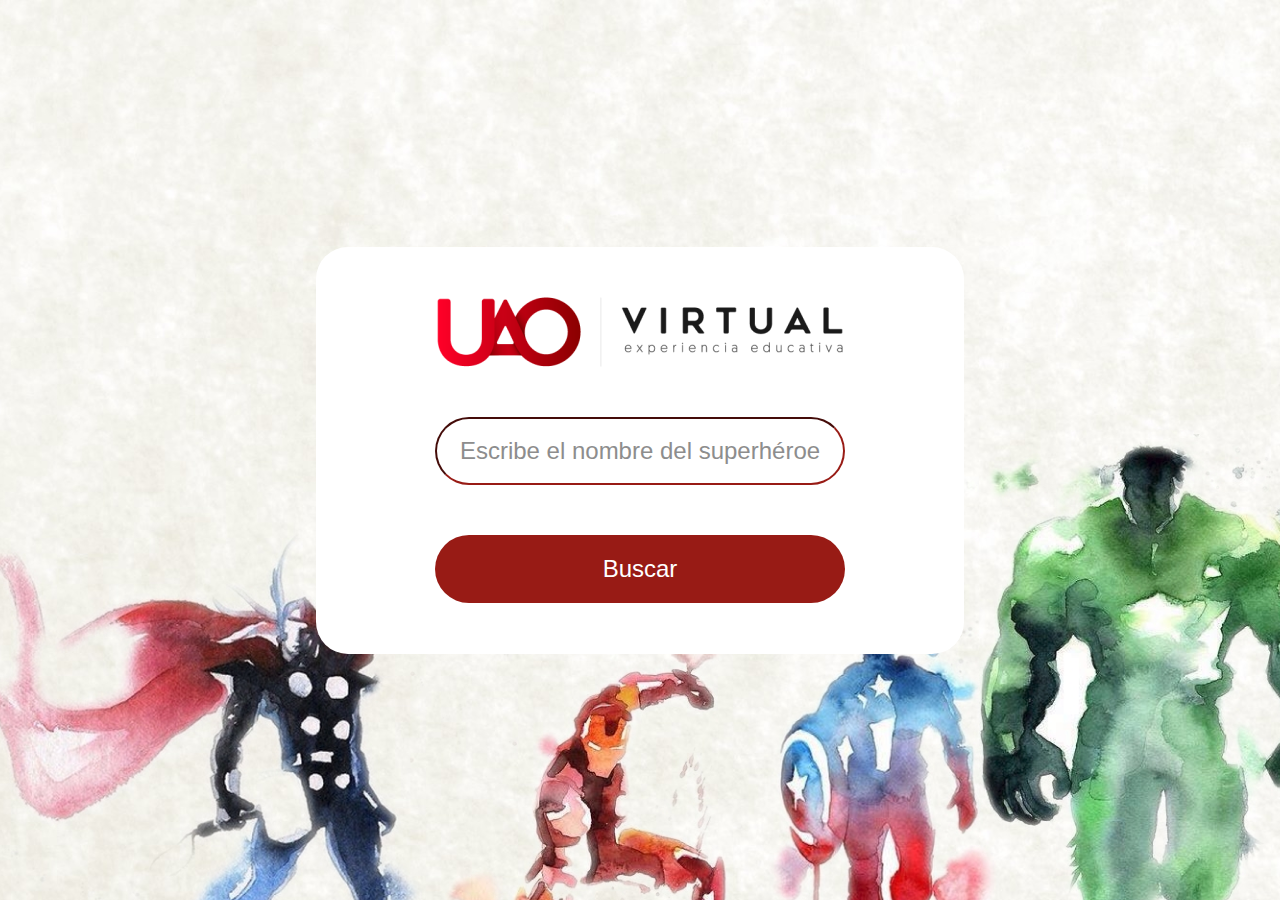
<file: index.html>
<!DOCTYPE html>
<html lang="en">
<head>
    <meta charset="UTF-8">
    <meta http-equiv="X-UA-Compatible" content="IE=edge">
    <meta name="viewport" content="width=device-width, initial-scale=1.0">
    <title>Buscador de superheroes</title>
    <link rel="stylesheet" href="css/style.css">
    <link rel="stylesheet" href="css/index.css">
</head>
<body>
    <!--Inicio sección principal -->
        <section class="contenedor-login">
            <img src="img/logouao.png" alt="logouao">
            <input type="text" placeholder="Escribe el nombre del superhéroe"> 
            <a href="seleccionarPersonaje.html"><button>Buscar</button></a> 
        </section>

</body>
</html>
</file>
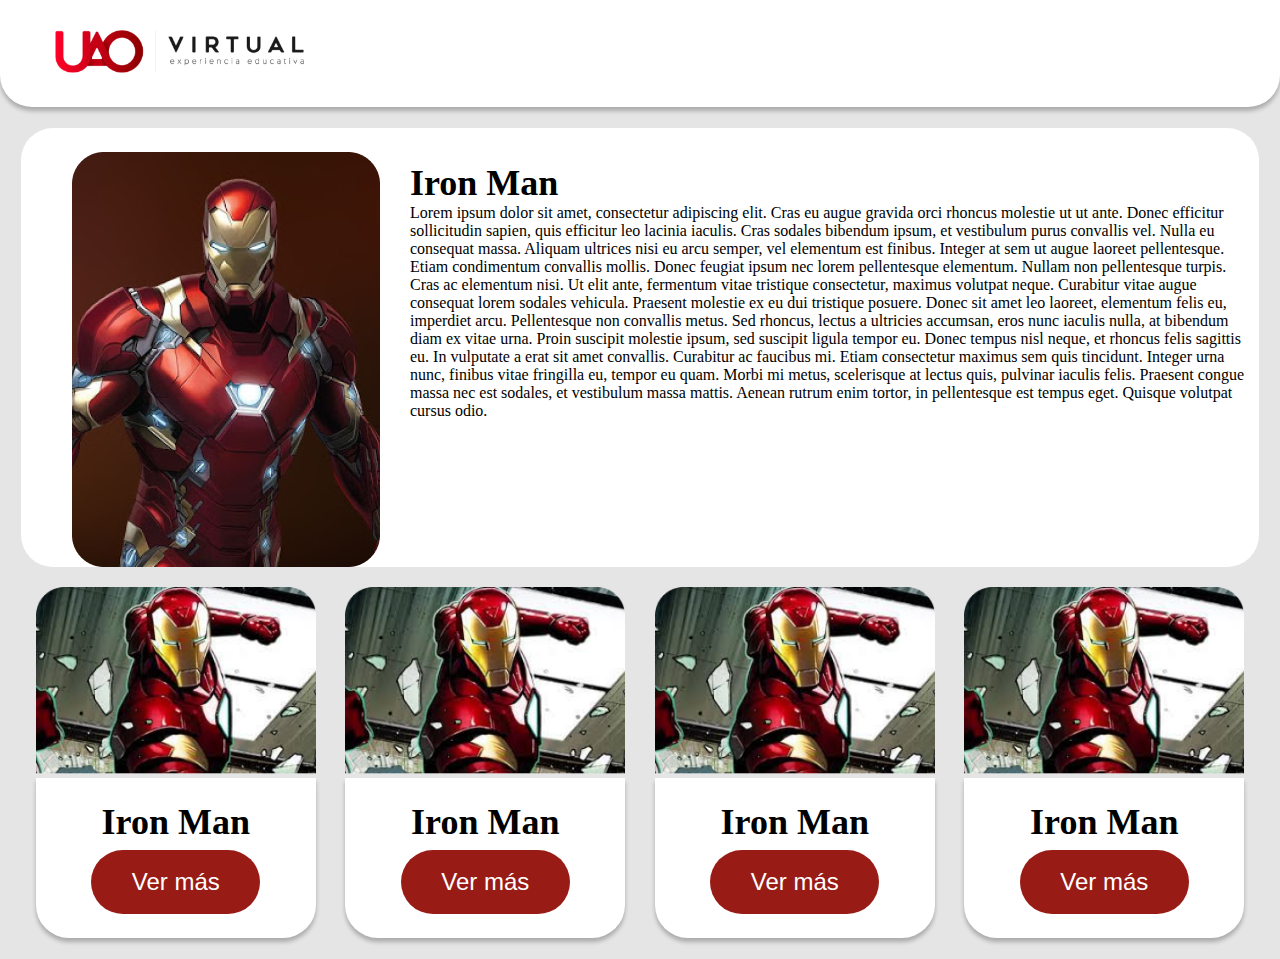
<file: ironman.html>
<!DOCTYPE html>
<html lang="en">

<head>
    <meta charset="UTF-8">
    <meta http-equiv="X-UA-Compatible" content="IE=edge">
    <meta name="viewport" content="width=device-width, initial-scale=1.0">
    <title>Document</title>
    <link rel="stylesheet" href="css/style.css">
    <link rel="stylesheet" href="css/ironman.css">

</head>

<body>
    <!--Inicio header -->
    <header>
        <a href="index.html"><img src="img/logouao.png" alt=""></a>
    </header>
    <!--Inicio main -->
    <main>
        <section class="section1">
            <img src="/img/descripcion.png" alt="">
            <div class="section1-text">
                <h2>Iron Man</h2>
                <p> Lorem ipsum dolor sit amet, consectetur adipiscing elit. Cras eu augue gravida orci rhoncus molestie
                    ut ut ante. Donec efficitur sollicitudin sapien, quis efficitur leo lacinia iaculis. Cras sodales
                    bibendum ipsum, et vestibulum purus convallis vel. Nulla eu consequat massa. Aliquam ultrices nisi
                    eu arcu semper, vel elementum est finibus. Integer at sem ut augue laoreet pellentesque. Etiam
                    condimentum convallis mollis. Donec feugiat ipsum nec lorem pellentesque elementum. Nullam non
                    pellentesque turpis. Cras ac elementum nisi. Ut elit ante, fermentum vitae tristique consectetur,
                    maximus volutpat neque. Curabitur vitae augue consequat lorem sodales vehicula. Praesent molestie ex
                    eu dui tristique posuere. Donec sit amet leo laoreet, elementum felis eu, imperdiet arcu.
                    Pellentesque non convallis metus. Sed rhoncus, lectus a ultricies accumsan, eros nunc iaculis nulla,
                    at bibendum diam ex vitae urna. Proin suscipit molestie ipsum, sed suscipit ligula tempor eu. Donec
                    tempus nisl neque, et rhoncus felis sagittis eu. In vulputate a erat sit amet convallis. Curabitur
                    ac faucibus mi. Etiam consectetur maximus sem quis tincidunt. Integer urna nunc, finibus vitae
                    fringilla eu, tempor eu quam. Morbi mi metus, scelerisque at lectus quis, pulvinar iaculis felis.
                    Praesent congue massa nec est sodales, et vestibulum massa mattis. Aenean rutrum enim tortor, in
                    pellentesque est tempus eget. Quisque volutpat cursus odio.</p>

            </div>
        </section>
        <!--Inicio sección cards -->
        <section class="cardss">
            <div class="card">
                <img src="img/cards.png" alt="">
                <div class="card-contenedor">
                    <h2>Iron Man</h2>
                    <a href="ironman.html"><button>Ver más</button></a>
                </div>
            </div>
            <div class="card">
                <img src="img/cards.png" alt="">
                <div class="card-contenedor">
                    <h2>Iron Man</h2>
                    <a href="ironman.html"><button>Ver más</button></a>
                </div>
            </div>
            <div class="card">
                <img src="img/cards.png" alt="">
                <div class="card-contenedor">
                    <h2>Iron Man</h2>
                    <a href="ironman.html"><button>Ver más</button></a>
                </div>
            </div>
            <div class="card">
                <img src="img/cards.png" alt="">
                <div class="card-contenedor">
                    <h2>Iron Man</h2>
                    <a href="ironman.html"><button>Ver más</button></a>
                </div>
            </div>
        </section>

    </main>
</body>

</html>
</file>
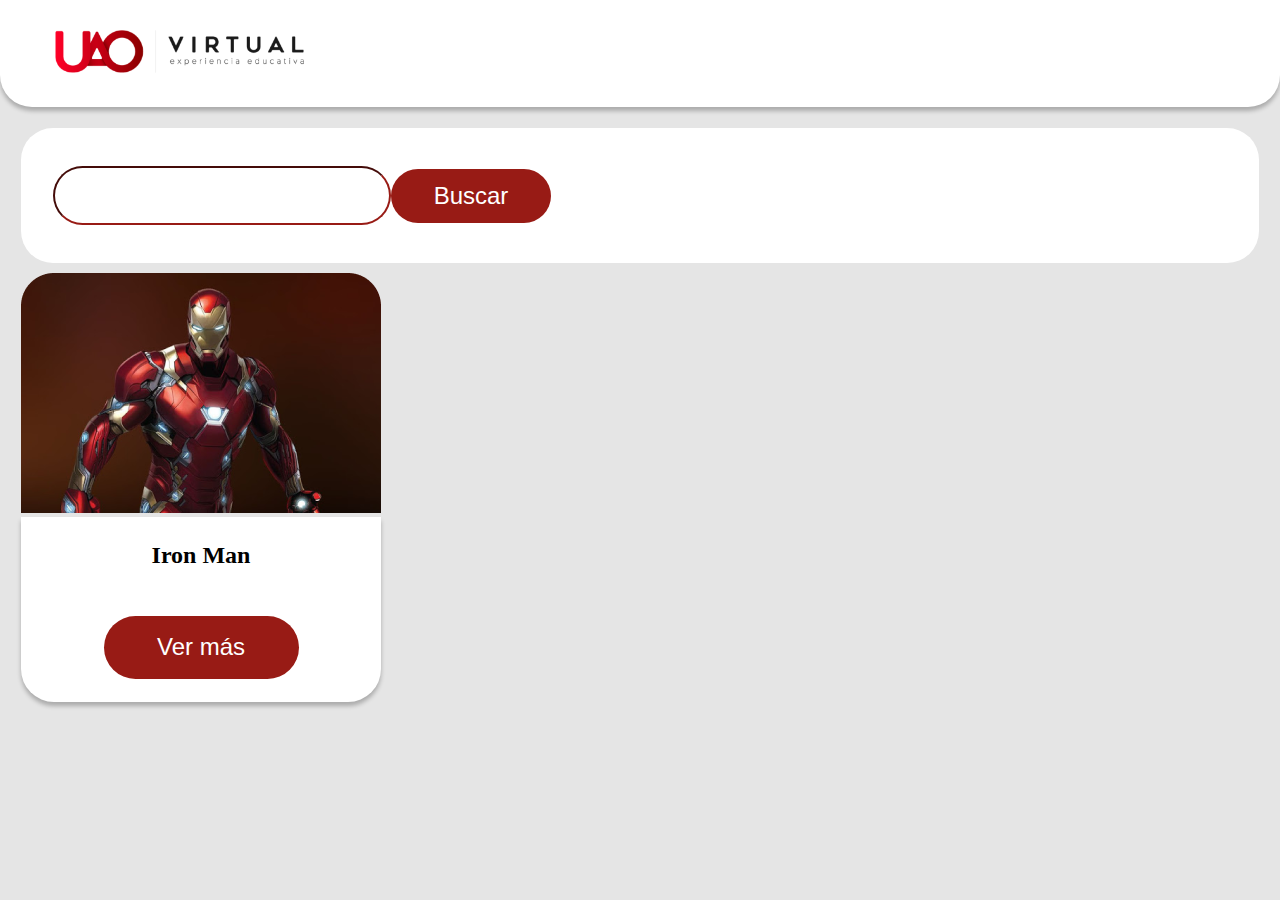
<file: seleccionarPersonaje.html>
<!DOCTYPE html>
<html lang="en">

<head>
    <meta charset="UTF-8">
    <meta http-equiv="X-UA-Compatible" content="IE=edge">
    <meta name="viewport" content="width=device-width, initial-scale=1.0">
    <title>Seleccionar Personaje</title>
    <link rel="stylesheet" href="css/style.css">
    <link rel="stylesheet" href="css/buscador.css">
</head>

<body>
    <!--Inicio header -->
    <header>
        <a href="index.html"><img src="img/logouao.png" alt=""></a>
    </header>
    <!--Inicio main -->
    <main>
        <section class="seccionBusqueda">
            <input type="text">
            <button>Buscar</button>
        </section>
        <!--Inicio sección cards -->
        <section class="seccionCards">
            <div class="card">
                <img src="img/card1toper.png" alt="">
                <div class="card-contenedor">
                    <h2>Iron Man</h2>
                    <a href="ironman.html"><button>Ver más</button></a>
                </div>
            </div>
        </section>
    </main>
</body>

</html>
</file>
<file: css/style.css>
/*ESTILOS GLOBALES*/

*{
    padding:0;
    margin:0;
    box-sizing: border-box;
}
:root{
    --rojo:#981B15;
}
html{
    font-family: roboto;
}
::-webkit-input-placeholder {
    text-align: center;
  }
  :-moz-placeholder {
    text-align: center;
  }
  input {
    text-align: center;
  }
</file>
<file: css/index.css>
body{
    background-image: url(../img/fondo.png);
    background-repeat: no-repeat;
    display:flex;
    justify-content: center;
    align-items: center;
    height: 100vh;
}


.contenedor-login{
    width: 648px;
    min-width: 300px;
    height: 407px;
    padding: 0 auto;
    background-color:white;
    display:flex;
    flex-direction: column;
    justify-content:space-evenly;
    align-items: center;
    border-radius: 32px;
}
::placeholder {
    color: #8D8D8D;
  }

.contenedor-login img{
    min-width:250px;
    height: 70px;
}
.contenedor-login input{
    height: 68px;
    width:410px;
    border-radius: 34px;
    border-color: var(--rojo);
    font-size: 24px;
    color: #8D8D8D;
}

.contenedor-login button{
    height: 68px;
    width:410px;
    border-radius: 34px;
    background-color: var(--rojo);
    color:white;
    border: none;
    font-size: 24px;
    cursor:pointer;
}
</file>
<file: css/ironman.css>
body{
    background-color: #E5E5E5;
}
/*header*/

header{
    width:100%;
    background-color:white;
    border-radius: 0px 0px 32px 32px;
    box-shadow: 0px 4px 4px rgba(0, 0, 0, 0.25);
    padding:30px 55px;
}
header img{
    width:249px; 
    height:43px;
}
main{
    padding:21px;
}
/*main*/

.section1{
    background-color:white;
    border-radius: 32px;
    padding-top: 24px;
    padding-left: 51px;
    display: flex;
}
div h2{
    font-weight: bold;
font-size: 36px;
line-height: 42px;
}
.section1-text{
    padding-top:10px;
    padding-left: 30px;
}
.cardss{
    margin-top: 20px;
    display: flex;
    justify-content: space-around;
    flex-wrap: wrap;

}
.card-contenedor{
    width: 280px;
    height: 160px;
    background-color:white;
    display: flex;
    flex-direction:column;
    align-items :center;
    justify-content: space-around;
    box-shadow: 0px 4px 4px rgba(0, 0, 0, 0.25);
    border-end-end-radius: 33px;
    border-end-start-radius: 33px;
    padding:20px 0;
}
.card img{
    width:280px;
}
.card-contenedor button{
    height: 64px;
    width:169px;
    border-radius: 34px;
    background-color: var(--rojo);
    color:white;
    border: none;
    font-size: 24px;
    cursor:pointer;
}
/*media queries*/

@media  (max-width: 768px) {
    .section1{
    flex-direction: column;
    padding-left: 0;
    padding: 0 auto;
    }

}
</file>
<file: css/buscador.css>
body{
    background-color: #E5E5E5;
}

/*Header*/
header{
    width:100%;
    background-color:white;
    border-radius: 0px 0px 32px 32px;
    box-shadow: 0px 4px 4px rgba(0, 0, 0, 0.25);
    padding:30px 55px;
}
header img{
    width:249px ; 
    height:43px;
}
/*main*/
main{
    padding:21px;
}
.seccionBusqueda{
    width:100%;
    height:135px;
    background-color: white;
    border-radius: 32px;
    border-top: 21px;
    display: flex;
    align-items :center;
    padding-left: 32px;
}

.seccionBusqueda button{
    height: 54px;
    width:160px;
    border-radius: 34px;
    background-color: var(--rojo);
    color:white;
    border: none;
    font-size: 24px;
    cursor:pointer;
}

.seccionBusqueda input{
    height: 59px;
    width:338px;
    border-radius: 34px;
    border-color: var(--rojo);
    font-size: 24px;
    
}
.card-contenedor h2{
    font-style: normal;
    font-weight: bold;
    font-size: 24px;
    line-height: 28px;
    text-align: center;
    
}

.card-contenedor{
    width: 360px;
    height: 185px;
    background-color:white;
    display: flex;
    flex-direction:column;
    align-items :center;
    justify-content: space-around;
    box-shadow: 0px 4px 4px rgba(0, 0, 0, 0.25);
    border-end-end-radius: 33px;
    border-end-start-radius: 33px;
}

.seccionCards{
    margin-top:10px;
}
.card-contenedor button{
    height: 63px;
    width:195px;
    border-radius: 34px;
    background-color: var(--rojo);
    color:white;
    border: none;
    font-size: 24px;
    cursor:pointer;
}
/*media querys*/
@media  (max-width: 500px) {
    .seccionBusqueda{
        flex-direction: column;
        padding-left:0;
        justify-content: space-around;
    }
    .card-contenedor{
        width: 340px;
        height: 185px;
    }
    .card img{
        width: 340px;
    }
}
</file>
